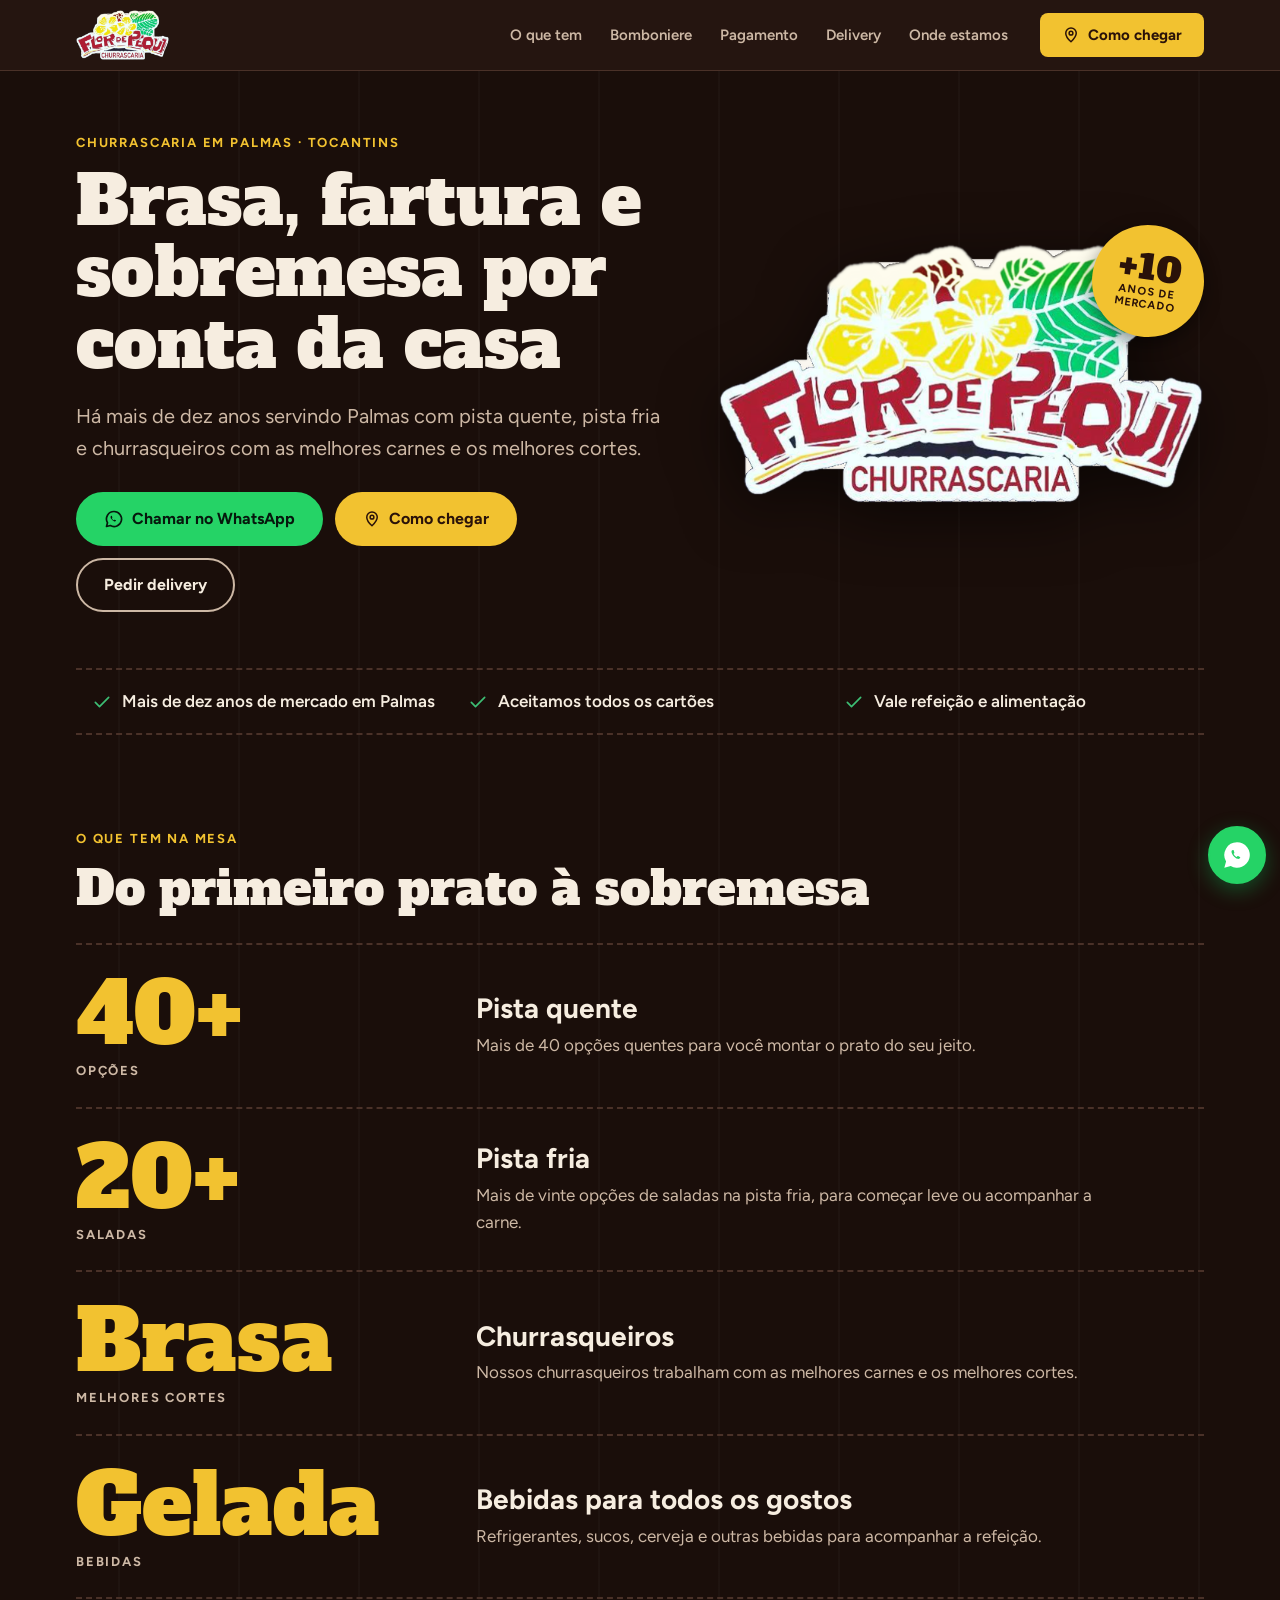
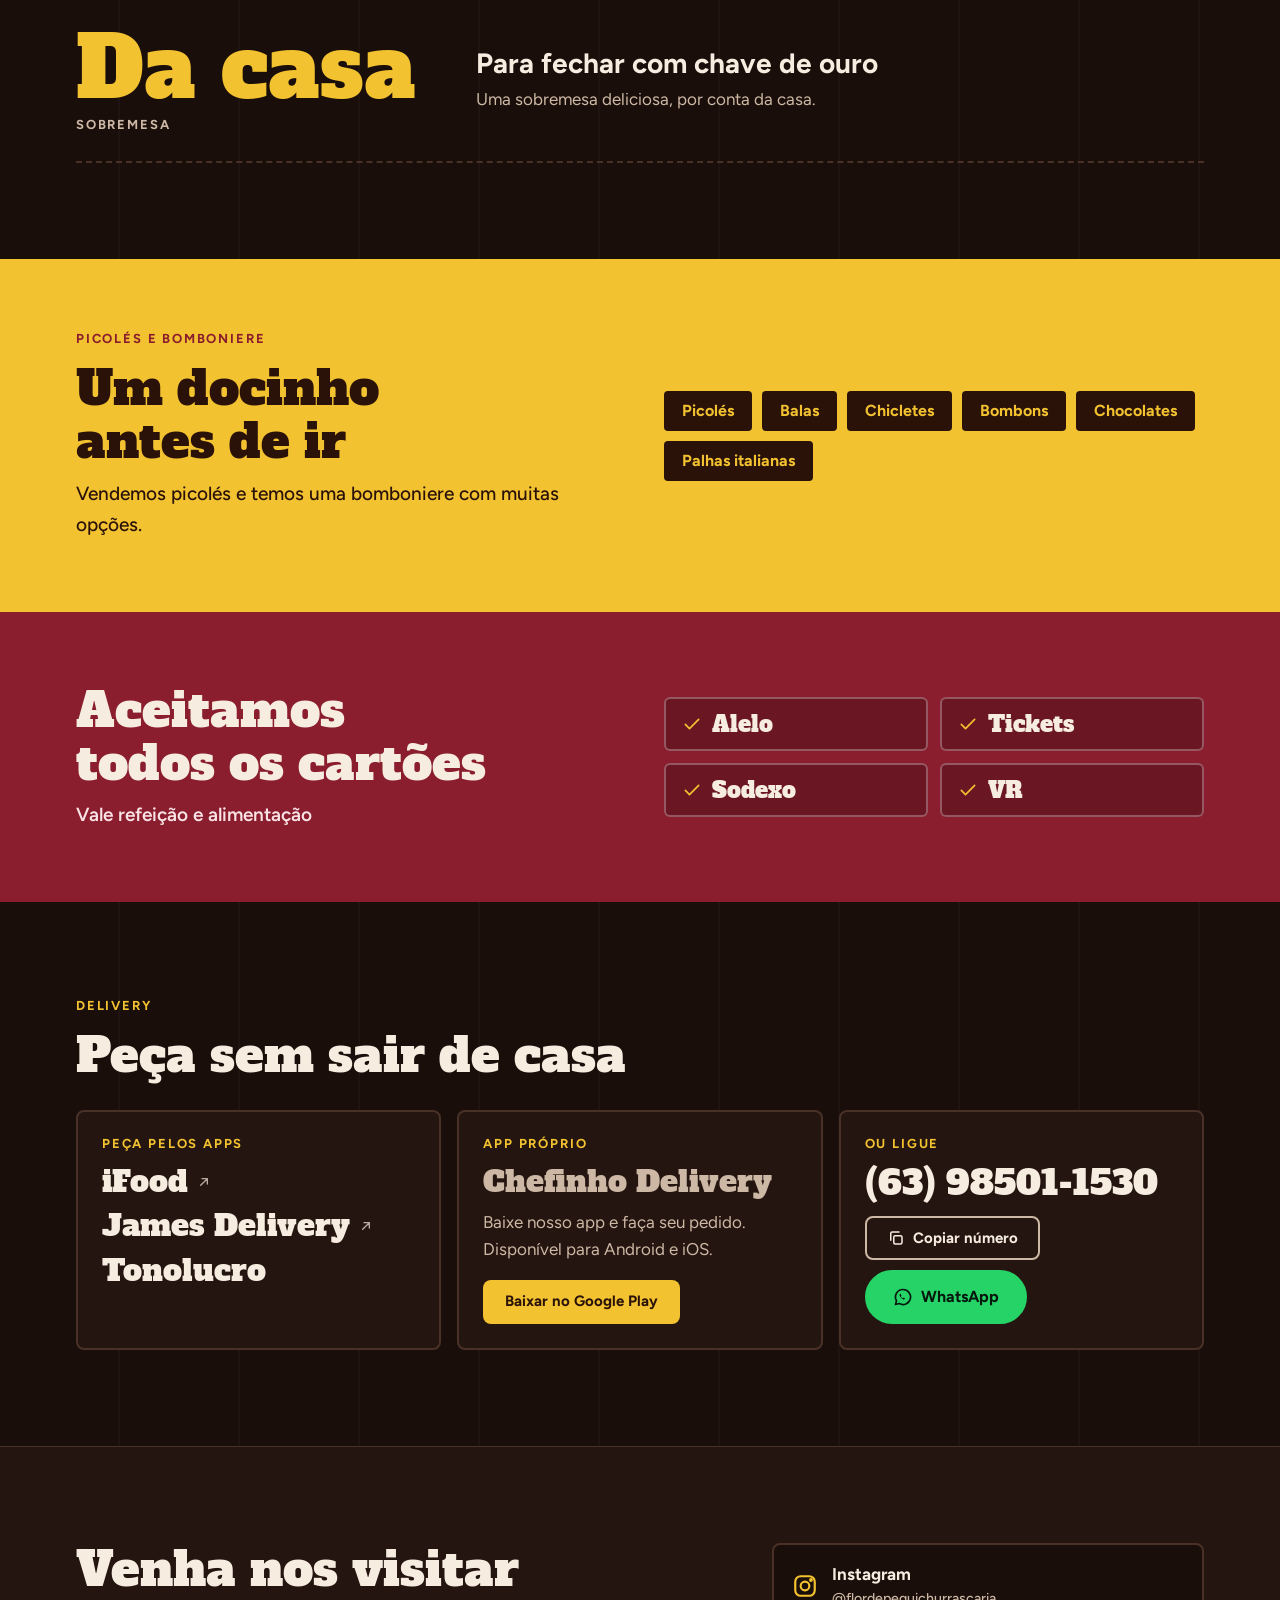
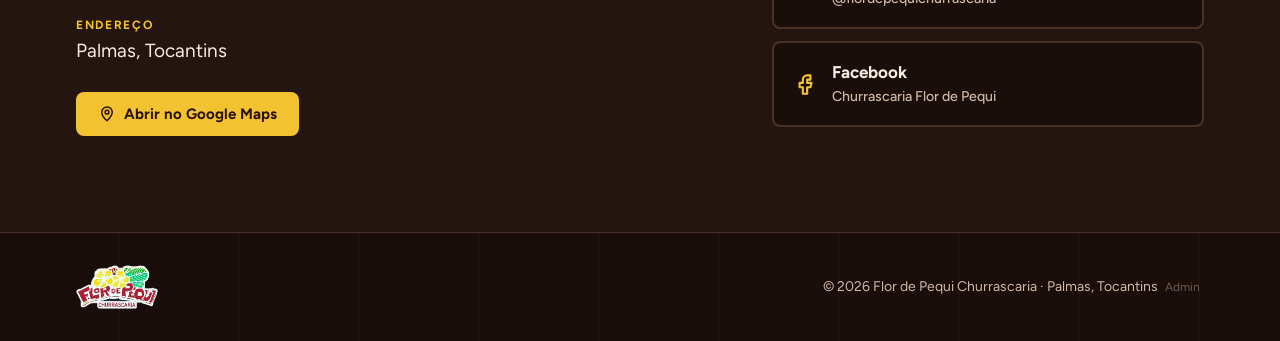
<file: index.html>
<!doctype html>
<html lang="pt-BR">
<head>
<meta charset="utf-8">
<meta name="viewport" content="width=device-width,initial-scale=1,viewport-fit=cover">
<title>Flor de Pequi Churrascaria | Palmas, Tocantins</title>
<meta name="description" content="Churrascaria em Palmas com mais de dez anos de mercado: pista quente com mais de 40 opções, mais de 20 saladas, churrasqueiros com os melhores cortes e sobremesa por conta da casa. Aceitamos todos os cartões.">
<meta name="theme-color" content="#251510">
<meta property="og:type" content="website">
<meta property="og:title" content="Flor de Pequi Churrascaria | Palmas, Tocantins">
<meta property="og:description" content="Pista quente com mais de 40 opções, mais de 20 saladas, os melhores cortes na brasa e sobremesa por conta da casa.">
<meta property="og:image" content="assets/logo.png">
<meta property="og:locale" content="pt_BR">
<link rel="icon" type="image/png" href="assets/favicon.png">
<link rel="preconnect" href="https://fonts.googleapis.com">
<link rel="preconnect" href="https://fonts.gstatic.com" crossorigin>
<link rel="stylesheet" href="https://fonts.googleapis.com/css2?family=Alfa+Slab+One&family=Figtree:wght@400;500;600;700&display=swap">
<link rel="stylesheet" href="css/style.css">
<script type="application/ld+json">
{"@context":"https://schema.org","@type":"Restaurant","name":"Flor de Pequi Churrascaria","servesCuisine":"Churrasco","address":{"@type":"PostalAddress","addressLocality":"Palmas","addressRegion":"TO","addressCountry":"BR"},"telephone":"+55-63-98501-1530","paymentAccepted":"Cartões de crédito e débito, vale refeição e vale alimentação","sameAs":["https://www.instagram.com/flordepequichurrascaria/","https://www.facebook.com/p/Churrascaria-flor-de-pequi-100045992337211/"]}
</script>
</head>
<body>
<div id="app"></div>
<noscript><p style="padding:24px;color:#F6EDE0">Ative o JavaScript para ver o site da Flor de Pequi Churrascaria. Telefone: (63) 98501-1530.</p></noscript>
<script src="js/content.js"></script>
<script src="js/main.js"></script>
</body>
</html>
</file>
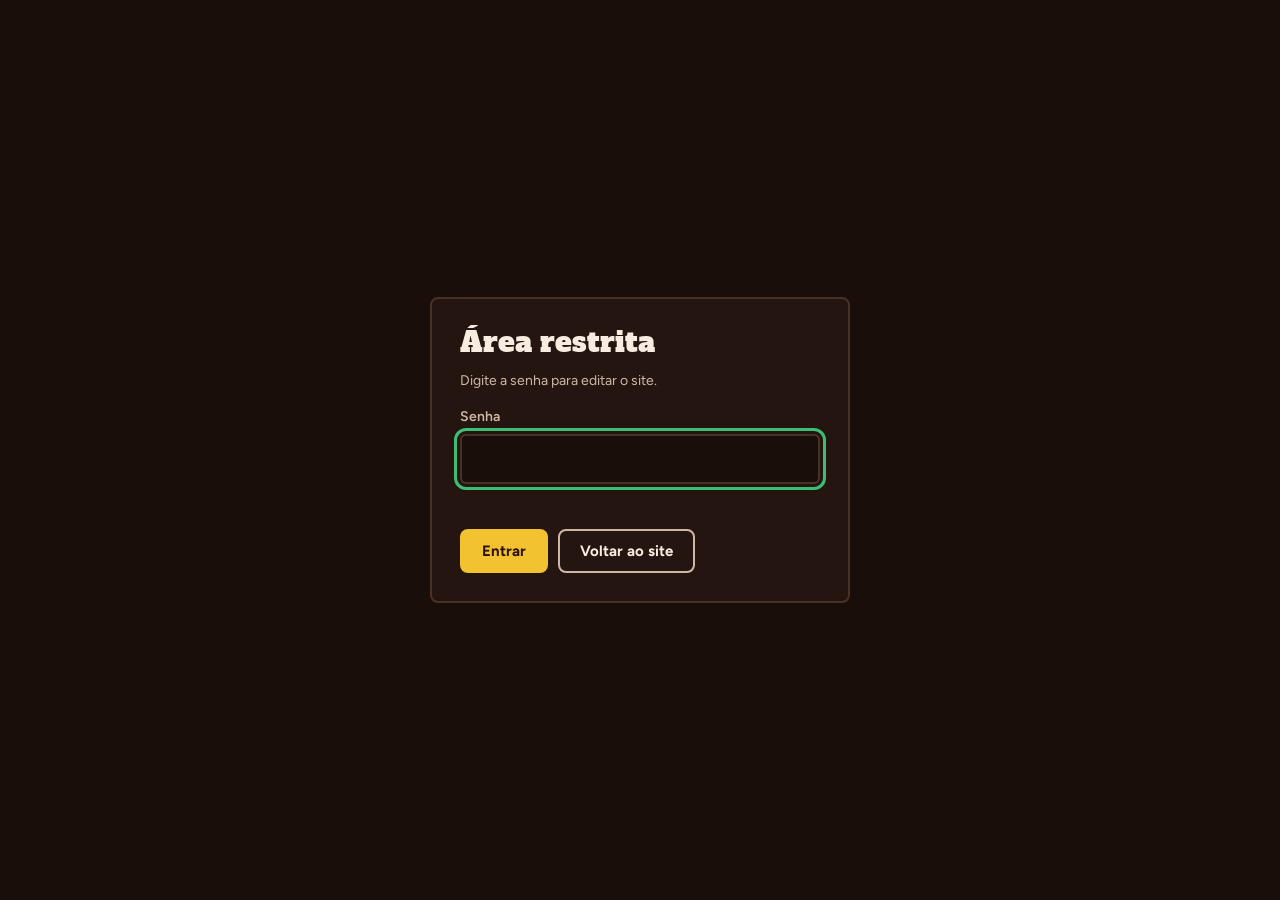
<file: admin.html>
<!doctype html>
<html lang="pt-BR">
<head>
<meta charset="utf-8">
<meta name="viewport" content="width=device-width,initial-scale=1,viewport-fit=cover">
<meta name="robots" content="noindex,nofollow">
<title>Painel Flor de Pequi</title>
<link rel="icon" type="image/png" href="assets/favicon.png">
<link rel="stylesheet" href="https://fonts.googleapis.com/css2?family=Alfa+Slab+One&family=Figtree:wght@400;500;600;700&display=swap">
<link rel="stylesheet" href="css/style.css">
<link rel="stylesheet" href="css/admin.css">
</head>
<body>
<main class="wrap login" id="login" hidden>
  <form id="login-form" class="login-card" autocomplete="off">
    <h1>Área restrita</h1>
    <p class="hint">Digite a senha para editar o site.</p>
    <div class="fld"><label for="login-pass">Senha</label><input id="login-pass" type="password" autocomplete="current-password"></div>
    <p class="login-msg" id="login-msg" role="alert"></p>
    <div class="login-actions"><button type="submit" class="btn btn-pequi">Entrar</button><a class="btn btn-ghost" href="index.html">Voltar ao site</a></div>
  </form>
</main>
<div id="panel" hidden>
<header class="adm-top">
  <div class="wrap adm-top-in">
    <h1>Painel do site</h1>
    <a class="btn btn-ghost" href="index.html">Ver site</a>
    <button type="button" class="btn btn-ghost" id="btn-preview">Pré-visualizar</button>
    <button type="button" class="btn btn-ghost" id="btn-download">Baixar content.js</button>
    <button type="button" class="btn btn-pequi" id="btn-publish">Publicar no GitHub</button>
    <button type="button" class="btn btn-ghost" id="btn-logout">Sair</button>
  </div>
</header>
<main class="wrap adm-main">
  <p class="adm-intro">Tudo o que aparece no site pode ser editado aqui. Seus ajustes ficam salvos como rascunho neste navegador. Use <strong>Pré-visualizar</strong> para conferir e <strong>Publicar no GitHub</strong> para colocar no ar. Se ainda não configurou a publicação, use <strong>Baixar content.js</strong> e substitua <strong>js/content.js</strong> no repositório.</p>
  <p class="adm-status" id="status" role="status"></p>
  <form id="form" autocomplete="off" onsubmit="return false"></form>
  <div class="save-bar"><button type="button" class="btn btn-pequi save-btn" id="btn-save">Salvar alterações</button><p class="hint" id="save-hint">Salva o rascunho e, com a publicação no GitHub configurada, coloca as mudanças no ar.</p></div>
  <p class="adm-reset"><button type="button" class="btn btn-ghost" id="btn-reset">Descartar rascunho e voltar ao publicado</button></p>
</main>
</div>
<script src="js/content.js"></script>
<script src="js/auth.js"></script>
<script src="js/login.js"></script>
<script src="js/admin.js"></script>
</body>
</html>
</file>
<file: css/style.css>
/* Layout: quadro de cardápio sobre madeira escura. Logo em adesivo no topo, linhas de cardápio com numerais grandes, balcão amarelo (bomboniere) e faixa vinho (cartões). */
:root{
  color-scheme:dark;
  --wood:#1A0E0A;
  --wood-2:#251510;
  --wood-3:#33201A;
  --line:#4A3128;
  --ink:#F6EDE0;
  --ink-dim:#CDB8A5;
  --pequi:#F2C230;
  --pequi-ink:#2A1209;
  --brasa:#8A1D2E;
  --folha:#3DBE74;
  --font-display:'Alfa Slab One','Rockwell','Georgia',serif;
  --font-body:'Figtree',system-ui,-apple-system,'Segoe UI',sans-serif;
}
*{box-sizing:border-box}
html{scroll-behavior:smooth;scroll-padding-top:84px}
body{
  margin:0;
  background:var(--wood) repeating-linear-gradient(90deg,transparent 0 118px,rgba(255,255,255,.022) 118px 120px);
  color:var(--ink);
  font:400 17px/1.6 var(--font-body);
  -webkit-text-size-adjust:100%;
}
body::before{content:"";position:fixed;inset:0 0 auto;height:env(safe-area-inset-top,0px);z-index:30;background:var(--wood-2)}
img{display:block}
a{color:inherit}
:focus-visible{outline:3px solid var(--folha);outline-offset:3px}
.wrap{width:100%;max-width:1160px;margin-inline:auto;padding-left:max(16px,env(safe-area-inset-left,0px));padding-right:max(16px,env(safe-area-inset-right,0px))}

/* botões */
.btn{display:inline-flex;align-items:center;justify-content:center;gap:8px;min-height:44px;padding:11px 20px;border-radius:8px;border:2px solid transparent;font:700 15px/1.1 var(--font-body);text-decoration:none;cursor:pointer;text-align:center}
.btn-pequi{background:var(--pequi);color:var(--pequi-ink)}
.btn-pequi:hover{background:#FFD65C}
.btn-ghost{background:transparent;border-color:var(--ink-dim);color:var(--ink)}
.btn-ghost:hover{background:var(--wood-3)}
.btn[disabled]{opacity:.55;cursor:default}

/* cabeçalho */
.top{position:sticky;top:env(safe-area-inset-top,0px);z-index:20;background:var(--wood-2);border-bottom:1px solid var(--line)}
.top-in{display:flex;align-items:center;gap:20px;padding-block:10px}
.brand img{height:50px;width:auto}
.nav{display:flex;gap:4px;margin-left:auto}
.nav a{padding:8px 12px;border-radius:8px;color:var(--ink-dim);text-decoration:none;font-weight:600;font-size:15px}
.nav a:hover{color:var(--ink);background:var(--wood-3)}
@media (max-width:900px){.nav{display:none}.top-in .btn{margin-left:auto}}

/* topo */
.hero{padding-top:clamp(28px,5vw,64px)}
.hero-in{display:grid;grid-template-columns:minmax(0,1.1fr) minmax(0,.9fr);gap:32px 48px;align-items:center}
@media (max-width:860px){.hero-in{grid-template-columns:minmax(0,1fr)}}
.eyebrow{margin:0 0 14px;font:700 13px/1.3 var(--font-body);letter-spacing:.14em;text-transform:uppercase;color:var(--pequi)}
h1{margin:0 0 20px;font:400 clamp(36px,6vw,68px)/1.05 var(--font-display);text-wrap:balance}
h2{margin:0;font:400 clamp(30px,4.5vw,48px)/1.1 var(--font-display);text-wrap:balance}
.lead{margin:0 0 28px;max-width:56ch;font-size:clamp(17px,2vw,20px);color:var(--ink-dim)}
.cta{display:flex;flex-wrap:wrap;gap:12px}
.hero-logo{position:relative;justify-self:center;width:min(100%,520px)}
.hero-logo img{width:100%;height:auto;filter:drop-shadow(0 14px 30px rgba(0,0,0,.55))}
.badge{position:absolute;right:0;top:-18px;z-index:2;width:112px;height:112px;border-radius:50%;background:var(--pequi);color:var(--pequi-ink);display:grid;place-content:center;text-align:center;transform:rotate(8deg);box-shadow:0 6px 18px rgba(0,0,0,.45)}
.badge b{font:400 34px/1 var(--font-display)}
.badge span{font:700 11px/1.2 var(--font-body);text-transform:uppercase;letter-spacing:.08em}
.facts{list-style:none;margin:clamp(32px,5vw,56px) 0 0;padding:0;display:flex;flex-wrap:wrap;border-top:2px dashed var(--line);border-bottom:2px dashed var(--line)}
.facts li{flex:1 1 240px;display:flex;align-items:center;gap:10px;padding:18px 16px;font-weight:600;min-width:0}
.facts svg{flex:none;color:var(--folha)}

/* seções */
.sec{padding-block:clamp(48px,8vw,96px)}
.sec-head{margin-bottom:28px}
.rows{border-bottom:2px dashed var(--line)}
.row{display:grid;grid-template-columns:minmax(0,360px) minmax(0,1fr);gap:8px 40px;align-items:center;padding-block:28px;border-top:2px dashed var(--line)}
.big{display:flex;flex-direction:column;gap:6px;min-width:0}
.big-n{font:400 clamp(48px,8vw,84px)/1 var(--font-display);color:var(--pequi);overflow-wrap:anywhere}
.big-s{font:700 13px/1.2 var(--font-body);letter-spacing:.14em;text-transform:uppercase;color:var(--ink-dim)}
.row-body{min-width:0}
.row h3{margin:0 0 6px;font:700 clamp(22px,3vw,28px)/1.2 var(--font-body)}
.row p{margin:0;max-width:58ch;color:var(--ink-dim)}
@media (max-width:720px){.row{grid-template-columns:minmax(0,1fr);padding-block:24px}}
.gallery{list-style:none;margin:48px 0 0;padding:0;display:grid;grid-template-columns:repeat(auto-fill,minmax(min(100%,240px),1fr));gap:12px}
.gallery img{width:100%;max-width:100%;aspect-ratio:4/3;object-fit:cover;border-radius:6px}

/* balcão amarelo */
.sweet{background:var(--pequi);color:var(--pequi-ink);padding-block:clamp(40px,6vw,72px)}
.sweet-in{display:grid;grid-template-columns:minmax(0,1fr) minmax(0,1fr);gap:28px 48px;align-items:center}
@media (max-width:860px){.sweet-in{grid-template-columns:minmax(0,1fr)}}
.sweet .eyebrow{color:var(--brasa)}
.sweet p.sub{margin:12px 0 0;max-width:44ch;font-size:19px;font-weight:500}
.chips{list-style:none;margin:0;padding:0;display:flex;flex-wrap:wrap;gap:10px}
.chips li{padding:12px 18px;border-radius:4px;background:var(--pequi-ink);color:var(--pequi);font:700 16px/1 var(--font-body)}

/* faixa vinho */
.pay{background:var(--brasa);padding-block:clamp(40px,6vw,72px)}
.pay-in{display:grid;grid-template-columns:minmax(0,1fr) minmax(0,1fr);gap:28px 48px;align-items:center}
@media (max-width:860px){.pay-in{grid-template-columns:minmax(0,1fr)}}
.pay p.sub{margin:10px 0 0;font-size:19px;font-weight:600;color:#F9E3E5}
.vouchers{list-style:none;margin:0;padding:0;display:grid;grid-template-columns:repeat(2,minmax(0,1fr));gap:12px}
.vouchers li{display:flex;align-items:center;gap:10px;padding:14px 16px;border:2px solid rgba(255,255,255,.28);border-radius:6px;background:rgba(0,0,0,.22);font:400 22px/1 var(--font-display);min-width:0}
.vouchers svg{flex:none;color:var(--pequi)}

/* delivery */
.del-grid{display:grid;grid-template-columns:repeat(auto-fit,minmax(min(100%,260px),1fr));gap:16px}
.card{min-width:0;padding:24px;border:2px solid var(--line);border-radius:8px;background:var(--wood-2)}
.card h3{margin:0 0 12px;font:700 13px/1.3 var(--font-body);letter-spacing:.14em;text-transform:uppercase;color:var(--pequi)}
.card .big-line{margin:0;font:400 clamp(24px,3.4vw,30px)/1.15 var(--font-display)}
.card p{margin:10px 0 0;color:var(--ink-dim)}
.apps{list-style:none;margin:0;padding:0;display:grid;gap:8px}
.apps li{font:400 clamp(24px,3.4vw,30px)/1.15 var(--font-display);overflow-wrap:anywhere}
.phone-num{display:inline-block;margin-bottom:14px;font:400 clamp(26px,4vw,34px)/1.1 var(--font-display);color:var(--ink);text-decoration:none;overflow-wrap:anywhere}
.phone-num:hover{color:var(--pequi)}

/* contato */
.contact{background:var(--wood-2);border-top:1px solid var(--line)}
.contact-in{display:grid;grid-template-columns:minmax(0,1.2fr) minmax(0,.8fr);gap:36px 48px}
@media (max-width:860px){.contact-in{grid-template-columns:minmax(0,1fr)}}
.info{margin:22px 0 26px;display:grid;gap:16px}
.info dt{font:700 12px/1.3 var(--font-body);letter-spacing:.14em;text-transform:uppercase;color:var(--pequi)}
.info dd{margin:2px 0 0;font-size:19px;white-space:pre-line}
.social{list-style:none;margin:0;padding:0;display:grid;gap:12px;align-content:start}
.social a{display:flex;align-items:center;gap:14px;padding:16px 18px;border:2px solid var(--line);border-radius:8px;background:var(--wood);text-decoration:none;font-weight:700}
.social a:hover{border-color:var(--pequi)}
.social small{display:block;font-weight:500;color:var(--ink-dim);overflow-wrap:anywhere}
.social svg{flex:none;color:var(--pequi)}

/* rodapé */
.foot{padding-block:32px;border-top:1px solid var(--line);color:var(--ink-dim);font-size:14px}
.foot-in{display:flex;flex-wrap:wrap;align-items:center;justify-content:space-between;gap:16px 24px}
.foot img{height:44px;width:auto}
.foot p{margin:0}

/* aviso rápido */
.toast{position:fixed;left:50%;bottom:calc(24px + env(safe-area-inset-bottom,0px));transform:translateX(-50%);z-index:80;max-width:calc(100% - 32px);padding:12px 18px;border-radius:8px;background:var(--pequi);color:var(--pequi-ink);font-weight:700;box-shadow:0 8px 24px rgba(0,0,0,.5)}


.edit-fab{display:none}

/* aviso no topo */
.notice{background:var(--pequi);color:var(--pequi-ink);text-align:center;font-weight:700;font-size:15px}
.notice-in{padding-block:9px}
.notice a{color:inherit;text-underline-offset:3px}

/* WhatsApp: verde #25D366, botão em pílula e botão flutuante redondo */
.btn-wa{background:#25D366;color:#06180D;border-radius:999px;min-height:54px;padding:0 26px;font-size:16px;border-color:#25D366}
.btn-wa:hover{background:#3BE077;border-color:#3BE077}
.cta .btn{border-radius:999px;min-height:54px;padding-inline:26px;font-size:16px}
.wa-fab{position:fixed;right:calc(14px + env(safe-area-inset-right,0px));bottom:calc(16px + env(safe-area-inset-bottom,0px));z-index:40;width:58px;height:58px;min-height:0;padding:0;border-radius:50%;background:#25D366;display:grid;place-items:center;box-shadow:0 6px 20px rgba(37,211,102,.35),0 4px 14px rgba(0,0,0,.45);transition:transform .15s}
.wa-fab:hover{background:#25D366;transform:scale(1.06)}
@media (prefers-reduced-motion:reduce){.wa-fab{transition:none}.wa-fab:hover{transform:none}}

/* listas de apps e lojas */
.apps a{display:inline-flex;align-items:center;gap:8px;text-decoration:none;border-bottom:2px solid transparent}
.apps a:hover{color:var(--pequi);border-bottom-color:var(--pequi)}
.apps a svg{flex:none;opacity:.7}
.store-links{display:flex;flex-wrap:wrap;gap:10px;margin-top:16px}
.card .btn-row{display:flex;flex-wrap:wrap;gap:10px}

/* acesso discreto ao painel */
.adm-link{color:var(--ink-dim);opacity:.45;font-size:12px;text-decoration:none;padding:6px 4px}
.adm-link:hover,.adm-link:focus-visible{opacity:1;text-decoration:underline}
[hidden]{display:none!important}
</file>
<file: css/admin.css>
/* Painel de edição: reaproveita os tokens e componentes do style.css */
body{background:var(--wood)}
.adm-top{position:sticky;top:0;z-index:20;background:var(--wood-2);border-bottom:1px solid var(--line)}
.adm-top-in{display:flex;flex-wrap:wrap;align-items:center;gap:10px 12px;padding-block:12px}
.adm-top h1{margin:0 auto 0 0;font:400 22px/1.1 var(--font-display)}
.adm-main{max-width:800px;margin-inline:auto;padding-block:24px 80px}
.adm-intro{color:var(--ink-dim);margin:0 0 12px}
.adm-status{position:sticky;top:76px;z-index:15;min-height:1.5em;margin:0 0 12px;padding:8px 0;font-size:15px;font-weight:600;color:var(--pequi);background:var(--wood)}
.adm-reset{margin-top:32px}

details.grp{margin:12px 0 0;border:2px solid var(--line);border-radius:8px;background:var(--wood-2)}
details.grp>summary{cursor:pointer;list-style:none;padding:14px 16px;font:700 14px/1.3 var(--font-body);letter-spacing:.12em;text-transform:uppercase;color:var(--pequi);display:flex;justify-content:space-between;gap:12px}
details.grp>summary::-webkit-details-marker{display:none}
details.grp>summary::after{content:"+";font-size:20px;line-height:1}
details.grp[open]>summary::after{content:"−"}
.grp-body{padding:0 16px 18px;border-top:1px dashed var(--line)}

.fld{display:grid;gap:6px;margin-top:14px;min-width:0}
.fld label{font-weight:600;font-size:14px;color:var(--ink-dim)}
.fld input[type=text],.fld input[type=password],.fld textarea{width:100%;padding:10px 12px;border:2px solid var(--line);border-radius:6px;background:var(--wood);color:var(--ink);font:inherit;font-size:16px}
.fld textarea{resize:vertical;min-height:84px}
.fld-bool{display:flex;align-items:center;gap:10px;margin-top:14px;font-weight:600}
.fld-bool input{width:22px;height:22px;accent-color:var(--pequi)}
.fld-color{display:flex;align-items:center;gap:12px;margin-top:12px}
.fld-color input{width:52px;height:40px;padding:2px;border:2px solid var(--line);border-radius:6px;background:var(--wood);cursor:pointer}
.fld-color label{font-weight:600;font-size:14px;color:var(--ink-dim)}
.hint{margin:12px 0 0;font-size:14px;color:var(--ink-dim)}
.two{display:grid;grid-template-columns:repeat(auto-fit,minmax(min(100%,220px),1fr));gap:0 14px}

.item{margin-top:14px;padding:4px 14px 14px;border:2px dashed var(--line);border-radius:8px;min-width:0}
.item-head{display:flex;flex-wrap:wrap;align-items:center;justify-content:space-between;gap:8px;padding-top:10px}
.item-title{font-weight:700;overflow-wrap:anywhere}
.item-tools{display:flex;gap:6px}
.mini{min-width:44px;min-height:40px;padding:6px 10px;border:2px solid var(--line);border-radius:6px;background:var(--wood);color:var(--ink);font:700 14px/1 var(--font-body);cursor:pointer}
.mini:hover{border-color:var(--pequi)}
.mini[disabled]{opacity:.35;cursor:default}
.add-btn{margin-top:14px}
.upload-row{display:flex;flex-wrap:wrap;align-items:center;gap:10px;margin-top:10px}
.upload-row input[type=file]{max-width:100%;color:var(--ink-dim);font:inherit;font-size:14px}
.thumb{width:120px;max-width:100%;aspect-ratio:4/3;object-fit:cover;border-radius:6px;margin-top:10px}
.steps{margin:10px 0 0;padding-left:1.2em;color:var(--ink-dim);font-size:14px}
.steps li{margin:4px 0}

@media (max-width:700px){.adm-top{position:static}.adm-status{top:0}}

/* acesso */
.login{min-height:100vh;display:grid;place-items:center;padding-block:32px}
.login-card{width:100%;max-width:420px;padding:28px;border:2px solid var(--line);border-radius:8px;background:var(--wood-2)}
.login-card h1{margin:0 0 8px;font:400 28px/1.1 var(--font-display)}
.login-msg{min-height:1.4em;margin:12px 0 0;color:#FF9C8F;font-weight:600;font-size:15px}
.login-actions{display:flex;flex-wrap:wrap;gap:10px;margin-top:12px}
.fld input[type=password]{width:100%}
/* salvar */
.save-bar{margin-top:28px;padding:20px;border:2px solid var(--pequi);border-radius:8px;background:var(--wood-2);display:grid;gap:8px;justify-items:start}
.save-btn{min-width:min(100%,260px);min-height:52px;font-size:17px}
</file>
